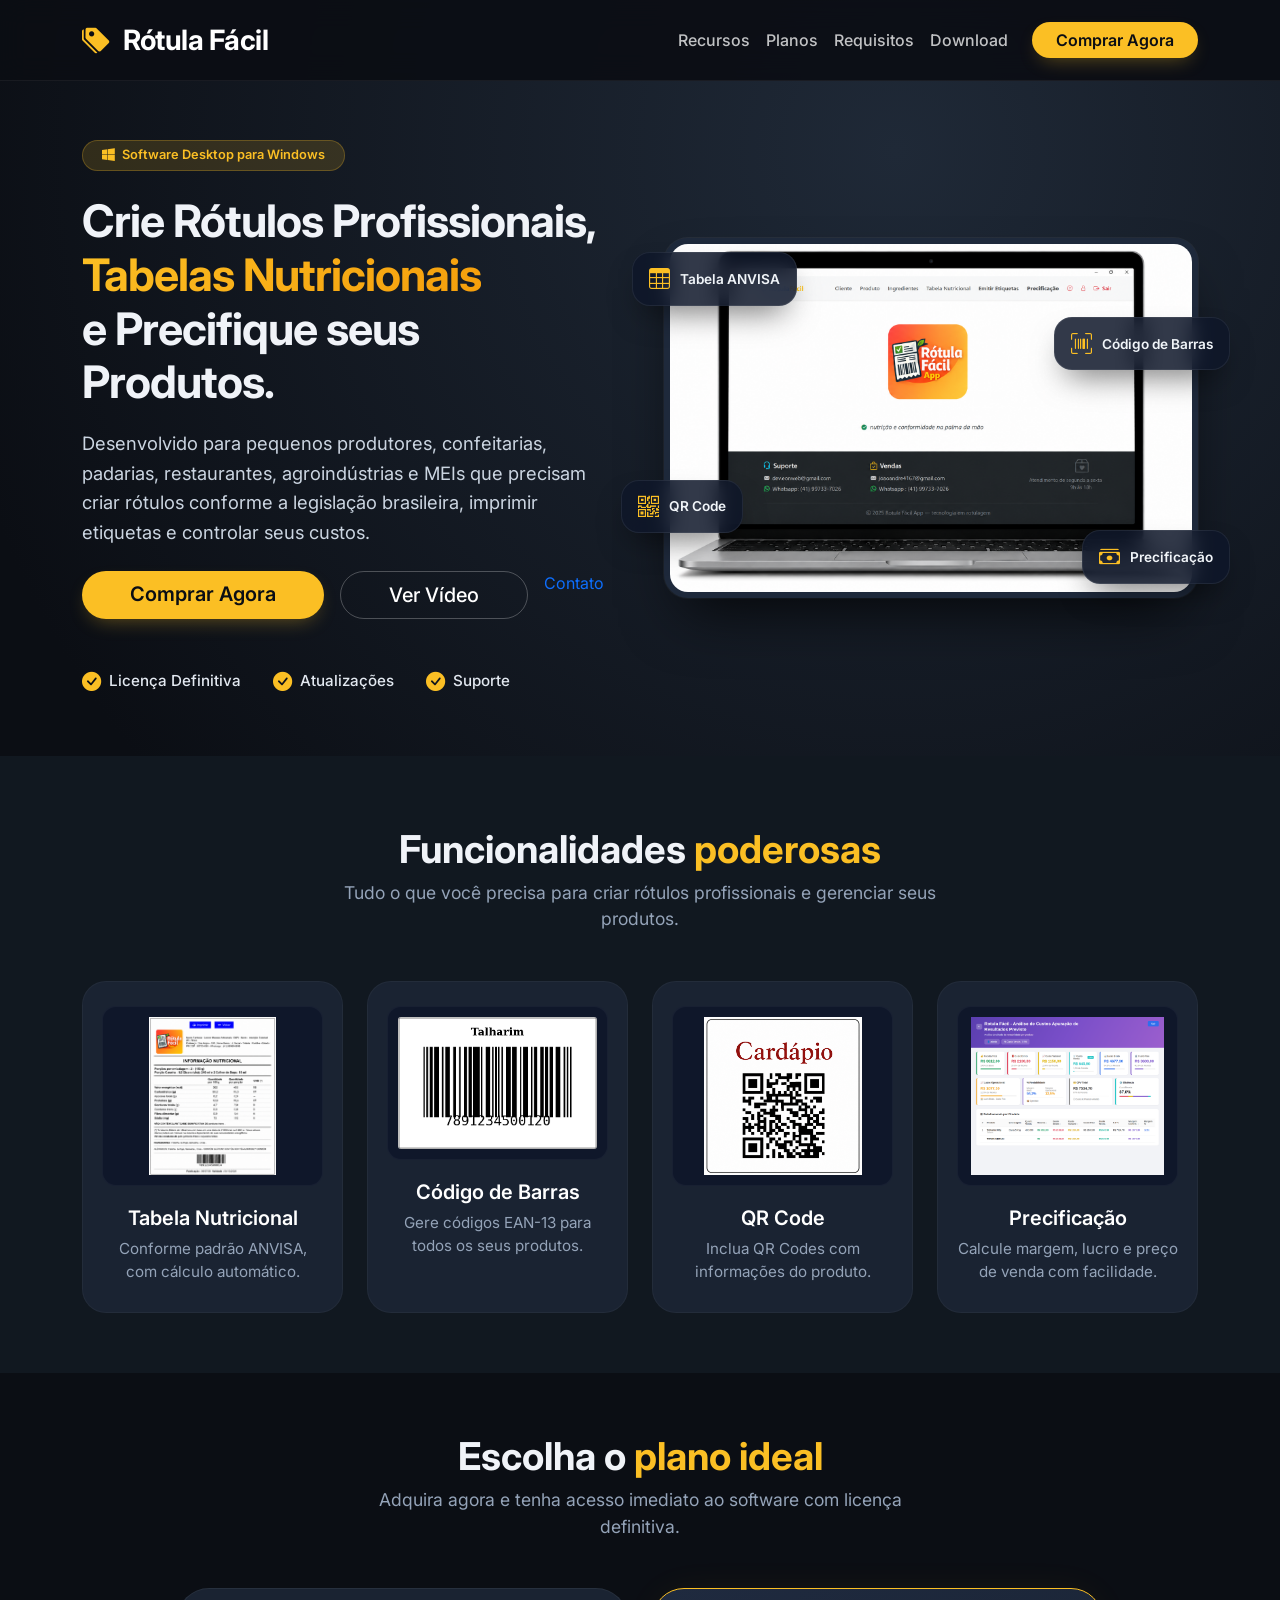
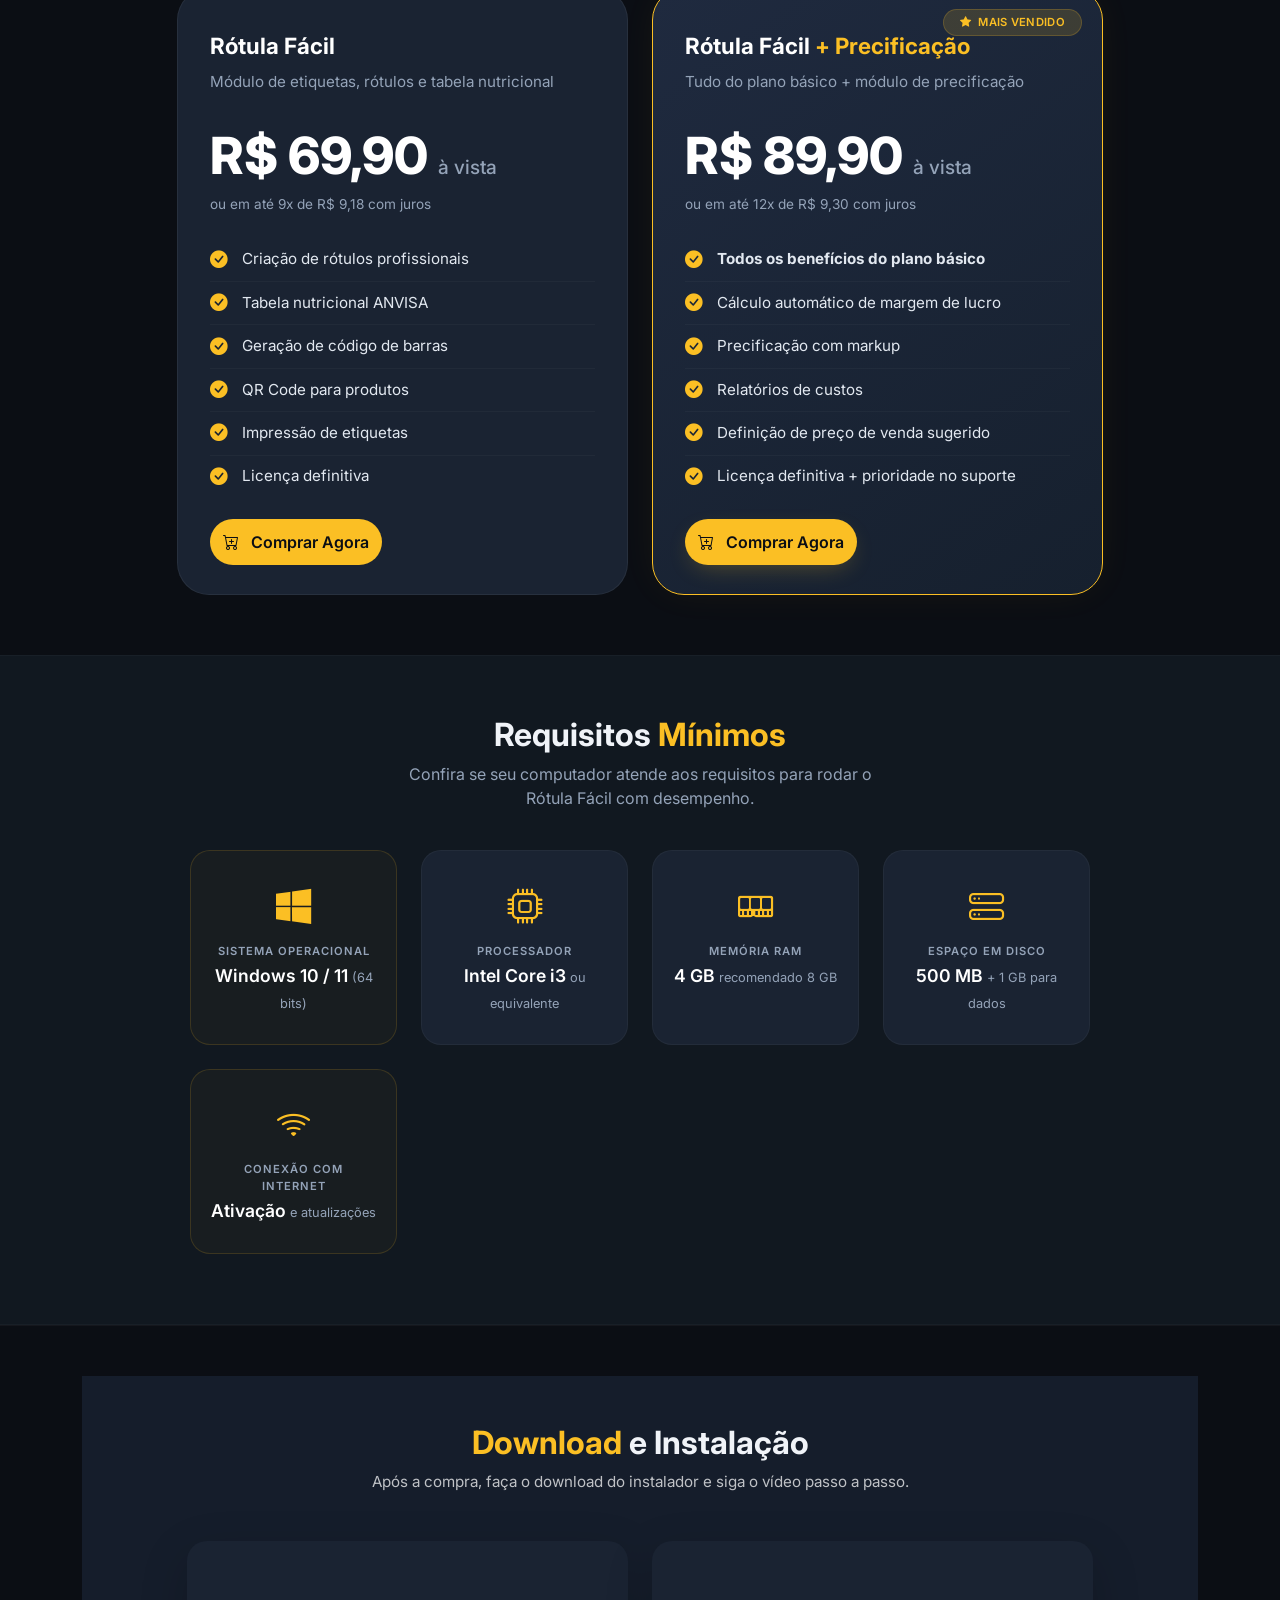
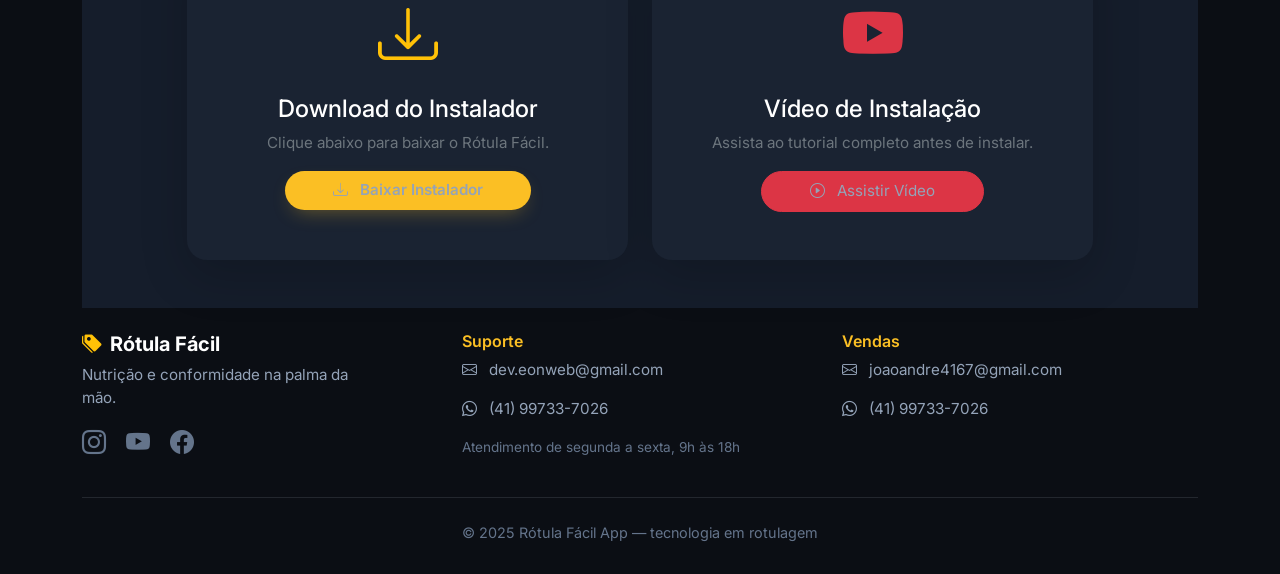
<file: index.html>
<!DOCTYPE html>
<html lang="pt-BR">
<head>
  <meta charset="UTF-8" />
  <meta name="viewport" content="width=device-width, initial-scale=1" />
  <title>Rótula Fácil | Software para Rotulagem e Precificação</title>
  <meta name="description" content="Crie rótulos profissionais, tabelas nutricionais ANVISA, códigos de barras, QR Code e precifique seus produtos com facilidade." />
  <link href="https://cdn.jsdelivr.net/npm/bootstrap@5.3.7/dist/css/bootstrap.min.css" rel="stylesheet" />
  <link href="https://cdn.jsdelivr.net/npm/bootstrap-icons@1.13.1/font/bootstrap-icons.min.css" rel="stylesheet" />
  <link href="https://fonts.googleapis.com/css2?family=Inter:wght@300;400;500;600;700;800&display=swap" rel="stylesheet" />
  <style>
    * { margin: 0; padding: 0; box-sizing: border-box; }
    body { font-family: 'Inter', sans-serif; background: #0b0e14; color: #f0f3f8; overflow-x: hidden; }
    a { text-decoration: none; }

    /* NAVBAR */
    .navbar {
      background: rgba(11, 14, 20, 0.92);
      backdrop-filter: blur(14px);
      -webkit-backdrop-filter: blur(14px);
      border-bottom: 1px solid rgba(255,255,255,0.06);
      padding: 14px 0;
    }
    .navbar-brand { color: #fff !important; letter-spacing: -0.5px; }
    .navbar-brand i { color: #fbbf24; }
    .navbar .nav-link { color: rgba(255,255,255,0.75) !important; font-weight: 500; transition: 0.2s; }
    .navbar .nav-link:hover { color: #fff !important; }
    .btn-warning {
      background: #fbbf24;
      border: none;
      color: #0b0e14;
      font-weight: 600;
      transition: 0.3s;
      box-shadow: 0 8px 20px -8px rgba(251,191,36,0.4);
    }
    .btn-warning:hover { background: #fcd34d; transform: scale(1.02); box-shadow: 0 12px 28px -8px rgba(251,191,36,0.5); }
    .btn-outline-light { border: 1.5px solid rgba(255,255,255,0.25); color: #fff; font-weight: 500; transition: 0.3s; }
    .btn-outline-light:hover { background: rgba(255,255,255,0.08); border-color: #fff; color: #fff; }

    /* HERO */
    .hero {
      padding: 140px 0 60px;
      background: radial-gradient(circle at 70% 20%, #1f2937 0%, #0b0e14 90%);
    }
    .hero .badge {
      font-size: 0.8rem;
      font-weight: 600;
      padding: 0.5rem 1.2rem;
      background: rgba(251,191,36,0.15) !important;
      color: #fbbf24 !important;
      border: 1px solid rgba(251,191,36,0.25);
      border-radius: 40px;
    }
    .hero h1 {
      font-size: 2.8rem;
      font-weight: 700;
      line-height: 1.2;
      letter-spacing: -1px;
    }
    .hero h1 span {
      background: linear-gradient(135deg, #fbbf24, #f59e0b);
      -webkit-background-clip: text;
      -webkit-text-fill-color: transparent;
      background-clip: text;
    }
    .hero p { font-size: 1.15rem; color: #cbd5e1; max-width: 540px; margin-top: 1.2rem; line-height: 1.6; }
    .hero-info { display: flex; gap: 2rem; flex-wrap: wrap; }
    .hero-info div { display: flex; align-items: center; gap: 0.5rem; color: #e2e8f0; font-weight: 500; font-size: 0.95rem; }
    .hero-info i { color: #fbbf24; font-size: 1.2rem; }

    /* IMAGEM PRINCIPAL (NOTEBOOK) */
    .hero-image-main {
      width: 100%;
      max-width: 580px;
      height: auto;
      border-radius: 24px;
      box-shadow: 0 30px 60px -20px rgba(0,0,0,0.8), 0 0 0 1px rgba(255,255,255,0.05);
      background: #1e293b;
      padding: 6px;
      transition: 0.4s;
    }
    .hero-image-main:hover { transform: scale(1.01); }

    /* CARDS FLUTUANTES */
    .floating-card {
      position: absolute;
      background: rgba(15,23,42,0.85);
      backdrop-filter: blur(10px);
      -webkit-backdrop-filter: blur(10px);
      border: 1px solid rgba(255,255,255,0.07);
      border-radius: 18px;
      padding: 10px 16px;
      display: flex;
      align-items: center;
      gap: 10px;
      font-weight: 600;
      font-size: 0.85rem;
      color: #f1f5f9;
      box-shadow: 0 16px 32px -12px rgba(0,0,0,0.6);
      white-space: nowrap;
      z-index: 10;
      animation: floatY 4s ease-in-out infinite;
      pointer-events: none;
    }
    .floating-card i { font-size: 1.3rem; color: #fbbf24; }
    .card1 { top: 4%; left: -6%; animation-delay: 0s; }
    .card2 { top: 22%; right: -6%; animation-delay: 1s; }
    .card3 { bottom: 18%; left: -8%; animation-delay: 2s; }
    .card4 { bottom: 4%; right: -6%; animation-delay: 3s; }

    @keyframes floatY {
      0% { transform: translateY(0px); }
      50% { transform: translateY(-8px); }
      100% { transform: translateY(0px); }
    }

    .hero-system { position: relative; display: inline-block; width: 100%; max-width: 580px; margin: 0 auto; }

    /* SEÇÃO RECURSOS */
    .recursos {
      padding: 70px 0 60px;
      background: #111820;
      scroll-margin-top: 80px;
    }
    .recursos h2 {
      font-size: 2.4rem;
      font-weight: 700;
      margin-bottom: 0.5rem;
    }
    .recursos h2 span { color: #fbbf24; }
    .recursos .subtitle { color: #94a3b8; font-size: 1.1rem; max-width: 600px; margin: 0 auto 3rem auto; }

    .card-recurso {
      background: #1a2332;
      border-radius: 24px;
      padding: 1.5rem 1.2rem 1.8rem;
      border: 1px solid rgba(255,255,255,0.04);
      transition: 0.4s;
      height: 100%;
      text-align: center;
      opacity: 0;
      transform: translateY(30px);
      animation: fadeInUp 0.6s forwards;
    }
    .card-recurso:nth-child(1) { animation-delay: 0.1s; }
    .card-recurso:nth-child(2) { animation-delay: 0.2s; }
    .card-recurso:nth-child(3) { animation-delay: 0.3s; }
    .card-recurso:nth-child(4) { animation-delay: 0.4s; }

    @keyframes fadeInUp {
      to { opacity: 1; transform: translateY(0); }
    }

    .card-recurso:hover {
      transform: translateY(-8px);
      border-color: rgba(251,191,36,0.25);
      box-shadow: 0 20px 40px -16px rgba(0,0,0,0.6);
    }
    .card-recurso img {
      width: 100%;
      max-height: 180px;
      object-fit: contain;
      border-radius: 14px;
      background: #0f172a;
      padding: 10px;
      margin-bottom: 1rem;
      border: 1px solid rgba(255,255,255,0.04);
    }
    .card-recurso h5 { color: #fff; font-weight: 600; margin-top: 0.25rem; }
    .card-recurso p { color: #94a3b8; font-size: 0.95rem; margin-bottom: 0; }

    /* SEÇÃO PLANOS */
    .planos {
      padding: 60px 0 60px;
      background: #0b0e14;
    }
    .planos h2 {
      font-size: 2.4rem;
      font-weight: 700;
      margin-bottom: 0.5rem;
    }
    .planos h2 span { color: #fbbf24; }
    .planos .subtitle {
      color: #94a3b8;
      font-size: 1.1rem;
      max-width: 600px;
      margin: 0 auto 3rem auto;
    }

    .card-plano {
      background: #1a2332;
      border-radius: 32px;
      padding: 2.5rem 2rem;
      border: 1px solid rgba(255,255,255,0.06);
      transition: 0.4s;
      height: 100%;
      position: relative;
      overflow: hidden;
    }
    .card-plano:hover {
      transform: translateY(-8px);
      border-color: rgba(251,191,36,0.2);
      box-shadow: 0 24px 48px -16px rgba(0,0,0,0.6);
    }
    .card-plano.destaque {
      border-color: #fbbf24;
      background: linear-gradient(145deg, #1f2a3f, #16202e);
      box-shadow: 0 0 40px -8px rgba(251,191,36,0.08);
    }
    .card-plano.destaque .badge-plano {
      background: #fbbf24;
      color: #0b0e14;
      font-weight: 700;
      padding: 0.3rem 1rem;
      border-radius: 40px;
      font-size: 0.75rem;
      text-transform: uppercase;
      letter-spacing: 0.5px;
    }
    .card-plano .preco {
      font-size: 3.2rem;
      font-weight: 800;
      color: #fff;
      margin: 0.5rem 0;
    }
    .card-plano .preco small {
      font-size: 1.2rem;
      font-weight: 500;
      color: #94a3b8;
    }
    .card-plano .plano-nome {
      font-size: 1.4rem;
      font-weight: 700;
      color: #fff;
    }
    .card-plano .plano-desc {
      color: #94a3b8;
      font-size: 0.95rem;
      margin: 0.5rem 0 1.5rem 0;
    }
    .card-plano .beneficios {
      list-style: none;
      padding: 0;
      margin: 1.5rem 0 2rem 0;
      text-align: left;
    }
    .card-plano .beneficios li {
      padding: 0.5rem 0;
      color: #e2e8f0;
      display: flex;
      align-items: center;
      gap: 0.75rem;
      border-bottom: 1px solid rgba(255,255,255,0.03);
      font-size: 0.95rem;
    }
    .card-plano .beneficios li:last-child { border-bottom: none; }
    .card-plano .beneficios i {
      color: #fbbf24;
      font-size: 1.1rem;
      min-width: 20px;
    }
    .card-plano .btn-comprar {
      width: 100%;
      padding: 0.8rem;
      font-weight: 600;
      border-radius: 40px;
      transition: 0.3s;
      background: #fbbf24;
      color: #0b0e14;
      border: none;
    }
    .card-plano .btn-comprar:hover {
      background: #fcd34d;
      transform: scale(1.02);
      box-shadow: 0 8px 24px -8px rgba(251,191,36,0.4);
    }
    .card-plano.destaque .btn-comprar {
      background: #fbbf24;
      color: #0b0e14;
      box-shadow: 0 8px 24px -8px rgba(251,191,36,0.3);
    }
    .card-plano .selo {
      position: absolute;
      top: 20px;
      right: 20px;
      background: rgba(251,191,36,0.15);
      border: 1px solid rgba(251,191,36,0.2);
      border-radius: 40px;
      padding: 0.25rem 1rem;
      font-size: 0.7rem;
      font-weight: 600;
      color: #fbbf24;
      letter-spacing: 0.3px;
    }
    .parcela {
      color: #94a3b8;
      font-size: 0.85rem;
      margin-top: -0.5rem;
      margin-bottom: 1rem;
    }

    /* ===== SEÇÃO REQUISITOS MÍNIMOS ===== */
    .requisitos {
      padding: 60px 0 70px;
      background: #111820;
      border-top: 1px solid rgba(255,255,255,0.03);
      border-bottom: 1px solid rgba(255,255,255,0.03);
    }
    .requisitos h2 {
      font-size: 2rem;
      font-weight: 700;
      margin-bottom: 0.5rem;
    }
    .requisitos h2 span { color: #fbbf24; }
    .requisitos .subtitle {
      color: #94a3b8;
      font-size: 1rem;
      max-width: 500px;
      margin: 0 auto 2.5rem auto;
    }

    .requisitos-grid {
      display: grid;
      grid-template-columns: repeat(auto-fit, minmax(200px, 1fr));
      gap: 1.5rem;
      max-width: 900px;
      margin: 0 auto;
    }
    .requisito-item {
      background: #1a2332;
      border-radius: 20px;
      padding: 1.8rem 1.2rem;
      text-align: center;
      border: 1px solid rgba(255,255,255,0.04);
      transition: 0.3s;
    }
    .requisito-item:hover {
      transform: translateY(-4px);
      border-color: rgba(251,191,36,0.15);
      box-shadow: 0 12px 24px -12px rgba(0,0,0,0.4);
    }
    .requisito-item .icon {
      font-size: 2.2rem;
      color: #fbbf24;
      margin-bottom: 0.6rem;
      display: block;
    }
    .requisito-item .label {
      font-size: 0.7rem;
      text-transform: uppercase;
      letter-spacing: 1px;
      color: #94a3b8;
      font-weight: 600;
    }
    .requisito-item .value {
      font-size: 1.1rem;
      font-weight: 600;
      color: #fff;
      margin-top: 0.2rem;
    }
    .requisito-item .value small {
      font-weight: 400;
      color: #94a3b8;
      font-size: 0.8rem;
    }
    .requisito-item.destaque-req {
      border-color: rgba(251,191,36,0.15);
      background: rgba(251,191,36,0.03);
    }

    /* DESTAQUE AO CHEGAR NA SEÇÃO */
    .recursos.destaque .card-recurso {
      animation: pulseGlow 1.2s ease;
    }
    @keyframes pulseGlow {
      0% { box-shadow: 0 0 0 0 rgba(251,191,36,0.3); }
      50% { box-shadow: 0 0 40px 10px rgba(251,191,36,0.15); }
      100% { box-shadow: 0 0 0 0 rgba(251,191,36,0); }
    }

    /* RODAPÉ */
    .footer {
      background: #0b0e14;
      padding: 50px 0 30px;
      border-top: 1px solid rgba(255,255,255,0.04);
    }
    .footer h6 { color: #fbbf24; font-weight: 600; }
    .footer p, .footer a { color: #94a3b8; font-size: 0.95rem; }
    .footer a:hover { color: #fbbf24; }
    .footer .social i { font-size: 1.5rem; color: #64748b; transition: 0.3s; }
    .footer .social i:hover { color: #fbbf24; }

    @media (max-width: 992px) {
      .hero h1 { font-size: 2.2rem; }
      .floating-card { font-size: 0.7rem; padding: 6px 12px; min-width: auto; }
      .card1 { top: 2%; left: -2%; }
      .card2 { top: 18%; right: -2%; }
      .card3 { bottom: 14%; left: -4%; }
      .card4 { bottom: 2%; right: -2%; }
      .card-plano .preco { font-size: 2.6rem; }
      .requisitos-grid { grid-template-columns: repeat(2, 1fr); }
    }
    @media (max-width: 576px) {
      .hero { padding: 120px 0 40px; }
      .hero h1 { font-size: 1.8rem; }
      .hero-info { gap: 1rem; }
      .floating-card { display: none; }
      .recursos h2 { font-size: 1.8rem; }
      .planos h2 { font-size: 1.8rem; }
      .requisitos h2 { font-size: 1.6rem; }
      .card-recurso img { max-height: 140px; }
      .card-plano { padding: 2rem 1.2rem; }
      .card-plano .preco { font-size: 2.2rem; }
      .requisitos-grid { grid-template-columns: 1fr 1fr; gap: 0.8rem; }
      .requisito-item { padding: 1.2rem 0.8rem; }
      .requisito-item .icon { font-size: 1.6rem; }
      .requisito-item .value { font-size: 0.95rem; }
    }
  </style>
</head>
<body>

  <!-- ====== NAVBAR ====== -->
  <nav class="navbar navbar-expand-lg fixed-top">
    <div class="container">
      <a class="navbar-brand fw-bold fs-3" href="#">
        <i class="bi bi-tags-fill me-2"></i> Rótula Fácil
      </a>
      <button class="navbar-toggler" data-bs-toggle="collapse" data-bs-target="#menu">
        <span class="navbar-toggler-icon"></span>
      </button>
      <div class="collapse navbar-collapse" id="menu">
        <ul class="navbar-nav ms-auto align-items-lg-center">
          <li class="nav-item"><a class="nav-link" href="#recursos">Recursos</a></li>
          <li class="nav-item"><a class="nav-link" href="#planos">Planos</a></li>
          <li class="nav-item"><a class="nav-link" href="#requisitos">Requisitos</a></li>
          <li class="nav-item"><a class="nav-link" href="#contato">Download</a></li>
        </ul>
        <a href="#planos" class="btn btn-warning rounded-pill px-4 ms-lg-3 mt-3 mt-lg-0">Comprar Agora</a>
      </div>
    </div>
  </nav>

  <!-- ====== HERO ====== -->
  <section class="hero" id="hero">
    <div class="container">
      <div class="row align-items-center g-5">
        <div class="col-lg-6">
          <span class="badge mb-4"><i class="bi bi-windows me-1"></i> Software Desktop para Windows</span>
          <h1>
            Crie Rótulos Profissionais,<br />
            <span>Tabelas Nutricionais</span><br />
            e Precifique seus Produtos.
          </h1>
          <p>
            Desenvolvido para pequenos produtores, confeitarias, padarias, restaurantes,
            agroindústrias e MEIs que precisam criar rótulos conforme a legislação brasileira,
            imprimir etiquetas e controlar seus custos.
          </p>
          <div class="mt-4 d-flex flex-column flex-md-row gap-3">
            <a href="#planos" class="btn btn-warning btn-lg rounded-pill px-5">Comprar Agora</a>
            <a href="tutorial.html" class="btn btn-outline-light btn-lg rounded-pill px-5" id="btnDemonstracao">
              Ver Vídeo
              
            </a>
            <a href="contato.html">Contato</a>
          </div>
          <div class="hero-info mt-5">
            <div><i class="bi bi-check-circle-fill"></i> Licença Definitiva</div>
            <div><i class="bi bi-check-circle-fill"></i> Atualizações</div>
            <div><i class="bi bi-check-circle-fill"></i> Suporte</div>
          </div>
        </div>

        <div class="col-lg-6 text-center">
          <div class="hero-system">
            <img src="img/notebook.png" class="hero-image-main" alt="Interface do Rótula Fácil" />
            <div class="floating-card card1"><i class="bi bi-table"></i> Tabela ANVISA</div>
            <div class="floating-card card2"><i class="bi bi-upc-scan"></i> Código de Barras</div>
            <div class="floating-card card3"><i class="bi bi-qr-code"></i> QR Code</div>
            <div class="floating-card card4"><i class="bi bi-cash-stack"></i> Precificação</div>
          </div>
        </div>
      </div>
    </div>
  </section>

  <!-- ====== SEÇÃO RECURSOS ====== -->
  <section class="recursos" id="recursos">
    <div class="container">
      <div class="text-center">
        <h2>Funcionalidades <span>poderosas</span></h2>
        <p class="subtitle">Tudo o que você precisa para criar rótulos profissionais e gerenciar seus produtos.</p>
      </div>

      <div class="row g-4">
        <div class="col-md-3 col-sm-6">
          <div class="card-recurso">
            <img src="img/tabela_nutricional.png" alt="Tabela Nutricional ANVISA" />
            <h5>Tabela Nutricional</h5>
            <p>Conforme padrão ANVISA, com cálculo automático.</p>
          </div>
        </div>

        <div class="col-md-3 col-sm-6">
          <div class="card-recurso">
            <img src="img/cdbar.png" alt="Código de Barras" />
            <h5>Código de Barras</h5>
            <p>Gere códigos EAN-13 para todos os seus produtos.</p>
          </div>
        </div>

        <div class="col-md-3 col-sm-6">
          <div class="card-recurso">
            <img src="img/cardapio.png" alt="QR Code" />
            <h5>QR Code</h5>
            <p>Inclua QR Codes com informações do produto.</p>
          </div>
        </div>

        <div class="col-md-3 col-sm-6">
          <div class="card-recurso">
            <img src="img/precificacao.png" alt="Precificação" />
            <h5>Precificação</h5>
            <p>Calcule margem, lucro e preço de venda com facilidade.</p>
          </div>
        </div>
      </div>
    </div>
  </section>

  <!-- ====== SEÇÃO DE PLANOS ====== -->
  <section class="planos" id="planos">
    <div class="container">
      <div class="text-center">
        <h2>Escolha o <span>plano ideal</span></h2>
        <p class="subtitle">Adquira agora e tenha acesso imediato ao software com licença definitiva.</p>
      </div>

      <div class="row g-4 justify-content-center">
        <!-- PLANO 1 -->
        <div class="col-lg-5 col-md-6">
          <div class="card-plano">
            <div class="plano-nome">Rótula Fácil</div>
            <div class="plano-desc">Módulo de etiquetas, rótulos e tabela nutricional</div>
            <div class="preco">R$ 69,90 <small>à vista</small></div>
            <div class="parcela">ou em até 9x de R$ 9,18 com juros</div>
            <ul class="beneficios">
              <li><i class="bi bi-check-circle-fill"></i> Criação de rótulos profissionais</li>
              <li><i class="bi bi-check-circle-fill"></i> Tabela nutricional ANVISA</li>
              <li><i class="bi bi-check-circle-fill"></i> Geração de código de barras</li>
              <li><i class="bi bi-check-circle-fill"></i> QR Code para produtos</li>
              <li><i class="bi bi-check-circle-fill"></i> Impressão de etiquetas</li>
              <li><i class="bi bi-check-circle-fill"></i> Licença definitiva</li>
            </ul>
            <a href="https://pay.hotmart.com/T106672136R?off=cejydsw5" target="blank"
               class="btn-comprar"><i class="bi bi-cart-plus me-2"></i> Comprar Agora</a>
          </div>
        </div>

        <!-- PLANO 2: DESTAQUE -->
        <div class="col-lg-5 col-md-6">
          <div class="card-plano destaque">
            <span class="selo"><i class="bi bi-star-fill me-1"></i> MAIS VENDIDO</span>
            <div class="plano-nome">Rótula Fácil <span style="color:#fbbf24;">+ Precificação</span></div>
            <div class="plano-desc">Tudo do plano básico + módulo de precificação</div>
            <div class="preco">R$ 89,90 <small>à vista</small></div>
            <div class="parcela">ou em até 12x de R$ 9,30 com juros</div>
            <ul class="beneficios">
              <li><i class="bi bi-check-circle-fill"></i> <strong>Todos os benefícios do plano básico</strong></li>
              <li><i class="bi bi-check-circle-fill"></i> Cálculo automático de margem de lucro</li>
              <li><i class="bi bi-check-circle-fill"></i> Precificação com markup</li>
              <li><i class="bi bi-check-circle-fill"></i> Relatórios de custos</li>
              <li><i class="bi bi-check-circle-fill"></i> Definição de preço de venda sugerido</li>
              <li><i class="bi bi-check-circle-fill"></i> Licença definitiva + prioridade no suporte</li>
            </ul>
            <a href="https://pay.hotmart.com/T106672136R?off=4urbivo6" target="blank"
               class="btn-comprar"><i class="bi bi-cart-plus me-2"></i> Comprar Agora</a>
          </div>
        </div>
      </div>
    </div>
  </section>

  <!-- ====== SEÇÃO REQUISITOS MÍNIMOS ====== -->
  <section class="requisitos" id="requisitos">
    <div class="container">
      <div class="text-center">
        <h2>Requisitos <span>Mínimos</span></h2>
        <p class="subtitle">Confira se seu computador atende aos requisitos para rodar o Rótula Fácil com desempenho.</p>
      </div>

      <div class="requisitos-grid">
        <!-- Sistema Operacional -->
        <div class="requisito-item destaque-req">
          <span class="icon"><i class="bi bi-windows"></i></span>
          <div class="label">Sistema Operacional</div>
          <div class="value">Windows 10 / 11 <small>(64 bits)</small></div>
        </div>

        <!-- Processador -->
        <div class="requisito-item">
          <span class="icon"><i class="bi bi-cpu"></i></span>
          <div class="label">Processador</div>
          <div class="value">Intel Core i3 <small>ou equivalente</small></div>
        </div>

        <!-- Memória RAM -->
        <div class="requisito-item">
          <span class="icon"><i class="bi bi-memory"></i></span>
          <div class="label">Memória RAM</div>
          <div class="value">4 GB <small>recomendado 8 GB</small></div>
        </div>

        <!-- Espaço em Disco -->
        <div class="requisito-item">
          <span class="icon"><i class="bi bi-hdd-stack"></i></span>
          <div class="label">Espaço em Disco</div>
          <div class="value">500 MB <small>+ 1 GB para dados</small></div>
        </div>

<!--         
        <div class="requisito-item">
          <span class="icon"><i class="bi bi-display"></i></span>
          <div class="label">Resolução de Tela</div>
          <div class="value">1366 × 768 <small>mínimo</small></div>
        </div> -->

        <!-- Internet -->
        <div class="requisito-item destaque-req">
          <span class="icon"><i class="bi bi-wifi"></i></span>
          <div class="label">Conexão com Internet</div>
          <div class="value">Ativação <small>e atualizações</small></div>
        </div>
      </div>
    </div>
  </section>

  <!-- ====== RODAPÉ ====== -->
  <footer class="footer" id="contato">
    <div class="container">
      <!-- ====== DOWNLOAD E INSTALAÇÃO ====== -->
          <section class="py-5" style="background:#151d2b;">
              <div class="container">

                  <div class="text-center mb-5">
                      <h2 class="fw-bold">
                          <span style="color:#fbbf24;">Download</span> e Instalação
                      </h2>
                      <p class="text-light opacity-75">
                          Após a compra, faça o download do instalador e siga o vídeo passo a passo.
                      </p>
                  </div>

                  <div class="row justify-content-center g-4">

                      <div class="col-md-5">

                          <div class="card h-100 border-0 shadow-lg" style="background:#1a2332;border-radius:20px;">
                              <div class="card-body text-center p-5">

                                  <i class="bi bi-download text-warning" style="font-size:60px;"></i>

                                  <h4 class="text-white mt-3">
                                      Download do Instalador
                                  </h4>

                                  <p class="text-secondary">
                                      Clique abaixo para baixar o Rótula Fácil.
                                  </p>

                                  <a href="https://drive.google.com/file/d/1k0qs6jq0tyPBCxIDhQPzigOsZJrT3jg0/view?usp=sharing"
                                    target="_blank"
                                    class="btn btn-warning btn-lg rounded-pill px-5">

                                      <i class="bi bi-download me-2"></i>
                                      Baixar Instalador

                                  </a>

                              </div>
                          </div>

                      </div>

                      <div class="col-md-5">

                          <div class="card h-100 border-0 shadow-lg" style="background:#1a2332;border-radius:20px;">
                              <div class="card-body text-center p-5">

                                  <i class="bi bi-youtube text-danger" style="font-size:60px;"></i>

                                  <h4 class="text-white mt-3">
                                      Vídeo de Instalação
                                  </h4>

                                  <p class="text-secondary">
                                      Assista ao tutorial completo antes de instalar.
                                  </p>

                                  <a href="https://youtu.be/0QHhOvpCY9I"
                                    target="_blank"
                                    class="btn btn-danger btn-lg rounded-pill px-5">

                                      <i class="bi bi-play-circle me-2"></i>
                                      Assistir Vídeo

                                  </a>

                              </div>
                          </div>

                      </div>

                  </div>

              </div>
          </section>
      <br>    
      <div class="row g-4">
        <div class="col-md-4">
          <h5 class="fw-bold text-white"><i class="bi bi-tags-fill me-2 text-warning"></i>Rótula Fácil</h5>
          <p class="mt-2" style="color:#94a3b8; max-width:280px;">
            Nutrição e conformidade na palma da mão.
          </p>
          <div class="social mt-2">
            <a href="#" class="me-3"><i class="bi bi-instagram"></i></a>
            <a href="#" class="me-3"><i class="bi bi-youtube"></i></a>
            <a href="#" class="me-3"><i class="bi bi-facebook"></i></a>
          </div>
        </div>

        <div class="col-md-4">
          <h6>Suporte</h6>
          <p><i class="bi bi-envelope me-2"></i> dev.eonweb@gmail.com</p>
          <p><i class="bi bi-whatsapp me-2"></i> (41) 99733-7026</p>
          <p class="mt-2" style="font-size:0.85rem; color:#64748b;">Atendimento de segunda a sexta, 9h às 18h</p>
        </div>

        <div class="col-md-4">
          <h6>Vendas</h6>
          <p><i class="bi bi-envelope me-2"></i> joaoandre4167@gmail.com</p>
          <p><i class="bi bi-whatsapp me-2"></i> (41) 99733-7026</p>
        </div>
      </div>

      <hr class="border-secondary opacity-25 my-4" />
      <div class="text-center" style="color:#64748b; font-size:0.9rem;">
        © 2025 Rótula Fácil App — tecnologia em rotulagem
      </div>
    </div>
  </footer>

  <script src="https://cdn.jsdelivr.net/npm/bootstrap@5.3.7/dist/js/bootstrap.bundle.min.js"></script>
  <script>
    // ============================================
    // 1. ROLAGEM SUAVE PARA TODOS OS LINKS ÂNCORA
    // ============================================
    document.querySelectorAll('a[href^="#"]').forEach(link => {
      link.addEventListener('click', function(e) {
        const href = this.getAttribute('href');
        if (href === '#') return;
        e.preventDefault();
        const target = document.querySelector(href);
        if (target) {
          const offset = 80;
          const top = target.getBoundingClientRect().top + window.pageYOffset - offset;
          window.scrollTo({ top,
</file>
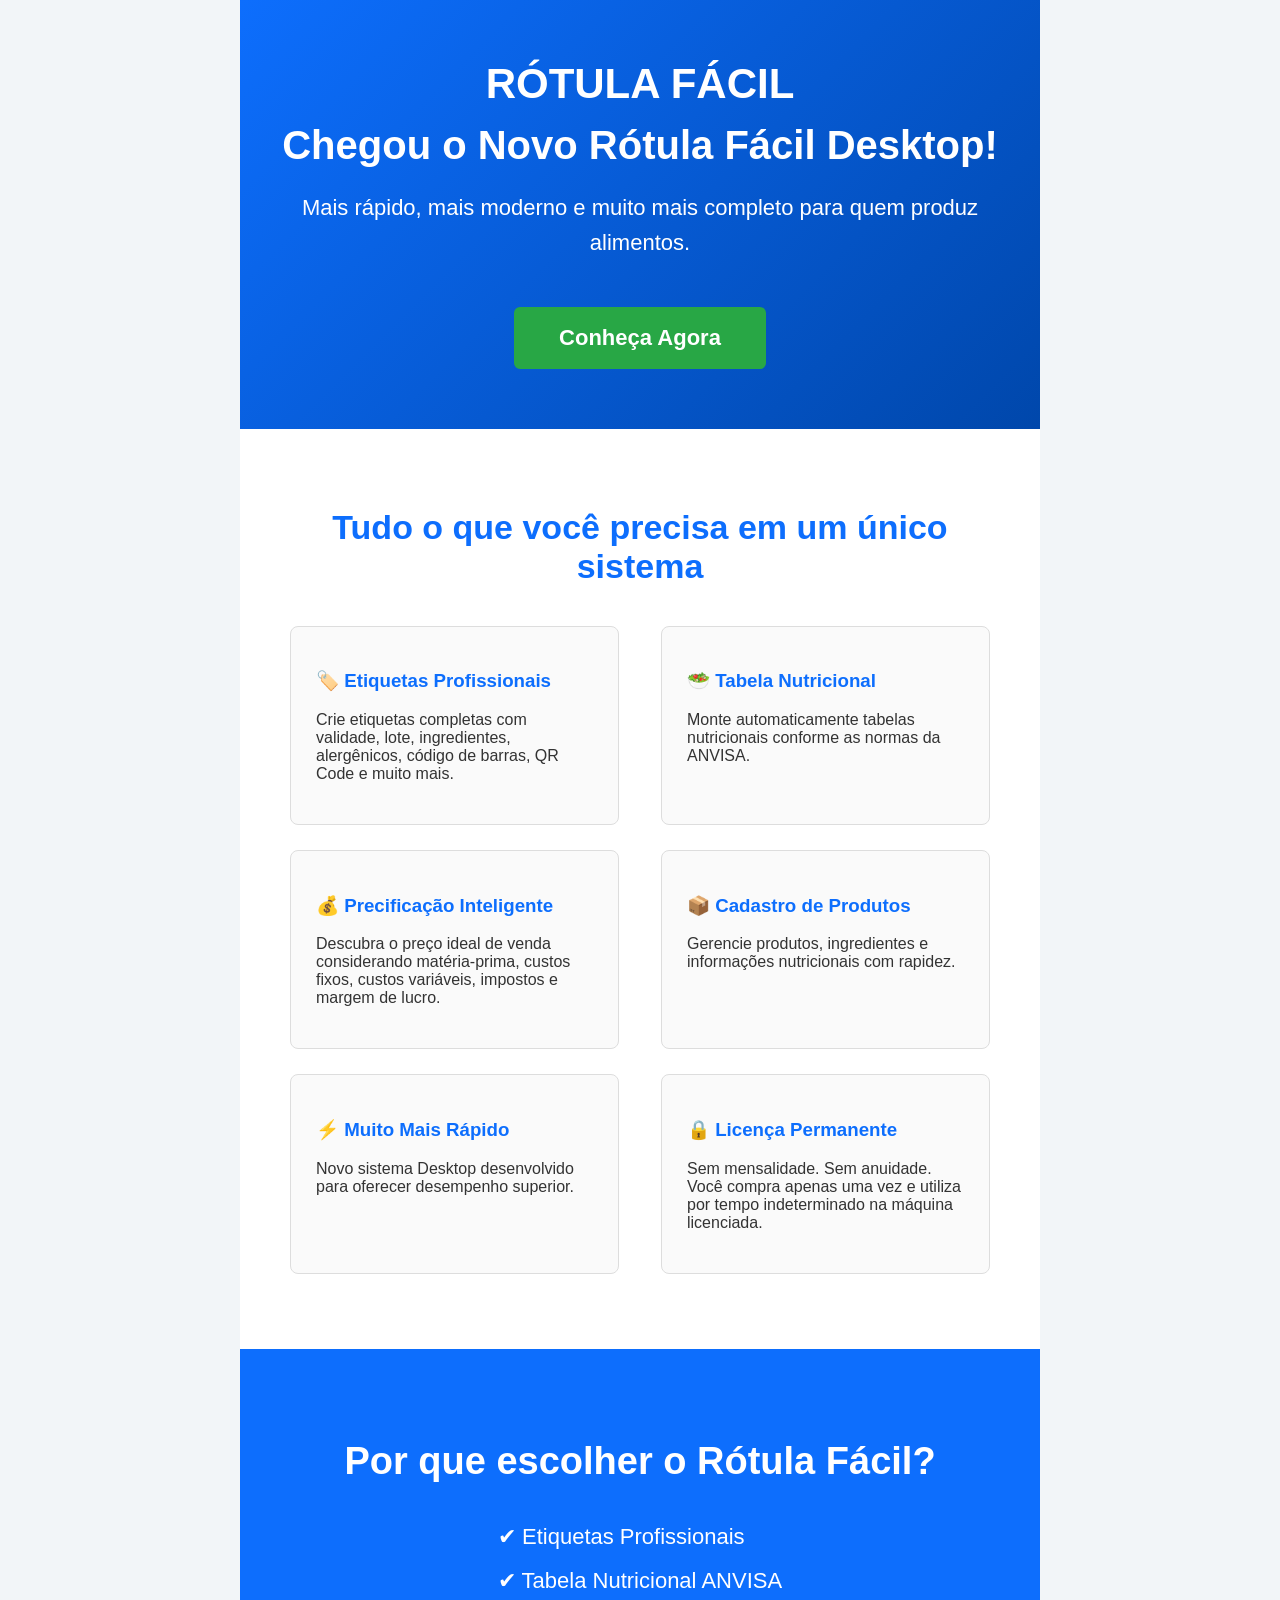
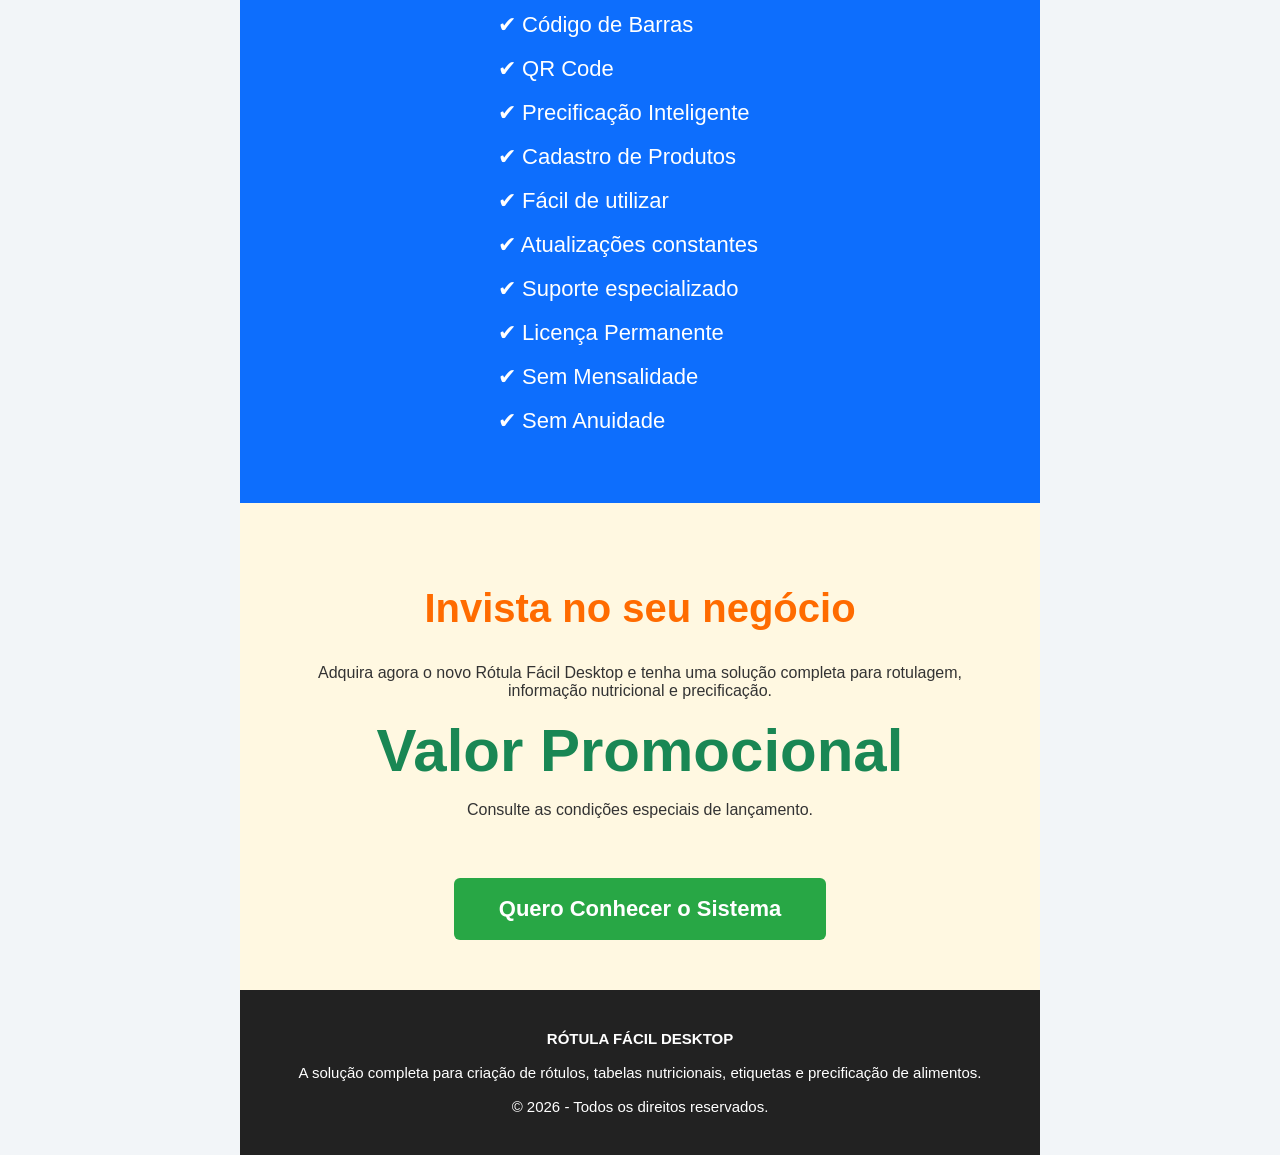
<file: desktop/index.html>
<!DOCTYPE html>
<html lang="pt-BR">
<head>
<meta charset="UTF-8">
<meta name="viewport" content="width=device-width, initial-scale=1.0">
<title>Conheça o Novo Rótula Fácil Desktop</title>

<style>

body{
    margin:0;
    padding:0;
    background:#f2f5f8;
    font-family:Arial,Helvetica,sans-serif;
    color:#333;
}

.container{
    width:100%;
    max-width:800px;
    margin:auto;
    background:#ffffff;
}

.hero{

background:linear-gradient(135deg,#0d6efd,#0047ab);
padding:60px 40px;
text-align:center;
color:#fff;

}

.logo{

font-size:42px;
font-weight:bold;
margin-bottom:15px;

}

.hero h1{

font-size:40px;
margin:10px 0;

}

.hero p{

font-size:22px;
line-height:1.6;

}

.botao{

display:inline-block;
background:#28a745;
color:#fff;
padding:18px 45px;
text-decoration:none;
border-radius:6px;
font-size:22px;
font-weight:bold;
margin-top:25px;

}

.section{

padding:50px;

}

.titulo{

text-align:center;
font-size:34px;
color:#0d6efd;
margin-bottom:40px;

}

.cards{

display:flex;
flex-wrap:wrap;
justify-content:space-between;

}

.card{

width:47%;
background:#fafafa;
border:1px solid #ddd;
border-radius:8px;
padding:25px;
margin-bottom:25px;
box-sizing:border-box;

}

.card h3{

color:#0d6efd;

}

.destaque{

background:#0d6efd;
color:#fff;
padding:60px;
text-align:center;

}

.destaque h2{

font-size:38px;

}

.lista{

text-align:left;
display:inline-block;
font-size:22px;
line-height:2;

}

.preco{

background:#fff8e1;
padding:50px;
text-align:center;

}

.preco h2{

color:#ff6b00;
font-size:40px;

}

.valor{

font-size:60px;
font-weight:bold;
color:#198754;

}

.footer{

background:#222;
color:#fff;
padding:40px;
text-align:center;
font-size:15px;

}

@media(max-width:700px){

.card{

width:100%;

}

.hero h1{

font-size:30px;

}

.hero p{

font-size:18px;

}

}

</style>

</head>

<body>

<div class="container">

<div class="hero">

<div class="logo">
RÓTULA FÁCIL
</div>

<h1>
Chegou o Novo Rótula Fácil Desktop!
</h1>

<p>

Mais rápido, mais moderno e muito mais completo para quem produz alimentos.

</p>

<a class="botao" href="https://www.rotulafacil.com.br">

Conheça Agora

</a>

</div>

<div class="section">

<h2 class="titulo">

Tudo o que você precisa em um único sistema

</h2>

<div class="cards">

<div class="card">

<h3>🏷️ Etiquetas Profissionais</h3>

<p>

Crie etiquetas completas com validade, lote, ingredientes, alergênicos,
código de barras, QR Code e muito mais.

</p>

</div>

<div class="card">

<h3>🥗 Tabela Nutricional</h3>

<p>

Monte automaticamente tabelas nutricionais conforme as normas da ANVISA.

</p>

</div>

<div class="card">

<h3>💰 Precificação Inteligente</h3>

<p>

Descubra o preço ideal de venda considerando matéria-prima, custos fixos,
custos variáveis, impostos e margem de lucro.

</p>

</div>

<div class="card">

<h3>📦 Cadastro de Produtos</h3>

<p>

Gerencie produtos, ingredientes e informações nutricionais com rapidez.

</p>

</div>

<div class="card">

<h3>⚡ Muito Mais Rápido</h3>

<p>

Novo sistema Desktop desenvolvido para oferecer desempenho superior.

</p>

</div>

<div class="card">

<h3>🔒 Licença Permanente</h3>

<p>

Sem mensalidade.

Sem anuidade.

Você compra apenas uma vez e utiliza por tempo indeterminado na máquina licenciada.

</p>

</div>

</div>

</div>

<div class="destaque">

<h2>

Por que escolher o Rótula Fácil?

</h2>

<div class="lista">

✔ Etiquetas Profissionais<br>

✔ Tabela Nutricional ANVISA<br>

✔ Código de Barras<br>

✔ QR Code<br>

✔ Precificação Inteligente<br>

✔ Cadastro de Produtos<br>

✔ Fácil de utilizar<br>

✔ Atualizações constantes<br>

✔ Suporte especializado<br>

✔ Licença Permanente<br>

✔ Sem Mensalidade<br>

✔ Sem Anuidade

</div>

</div>

<div class="preco">

<h2>

Invista no seu negócio

</h2>

<p>

Adquira agora o novo Rótula Fácil Desktop e tenha uma solução completa para
rotulagem, informação nutricional e precificação.

</p>

<div class="valor">

Valor Promocional

</div>

<p>

Consulte as condições especiais de lançamento.

</p>

<br>

<a class="botao" href="https://www.rotulafacil.com.br">

Quero Conhecer o Sistema

</a>

</div>

<div class="footer">

<strong>RÓTULA FÁCIL DESKTOP</strong>

<br><br>

A solução completa para criação de rótulos, tabelas nutricionais,
etiquetas e precificação de alimentos.

<br><br>

© 2026 - Todos os direitos reservados.

</div>

</div>

</body>
</html>
</file>
